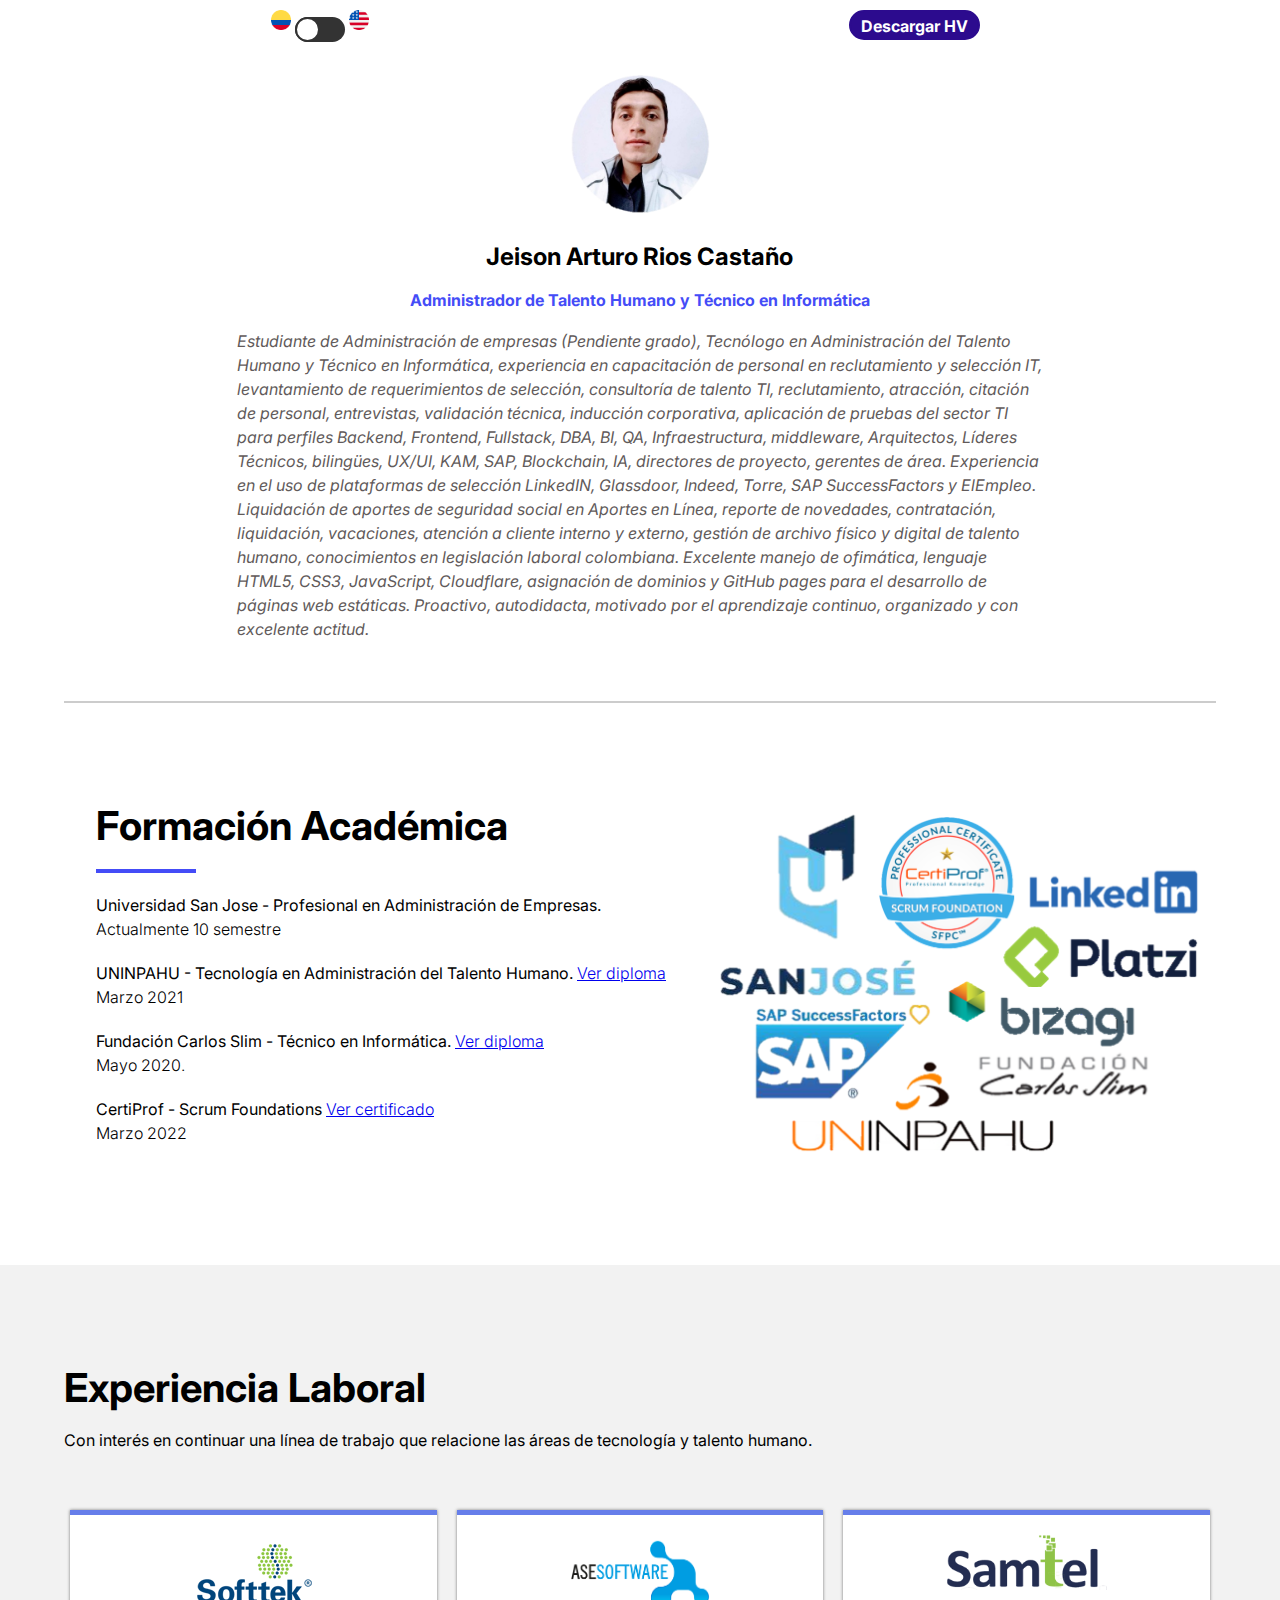
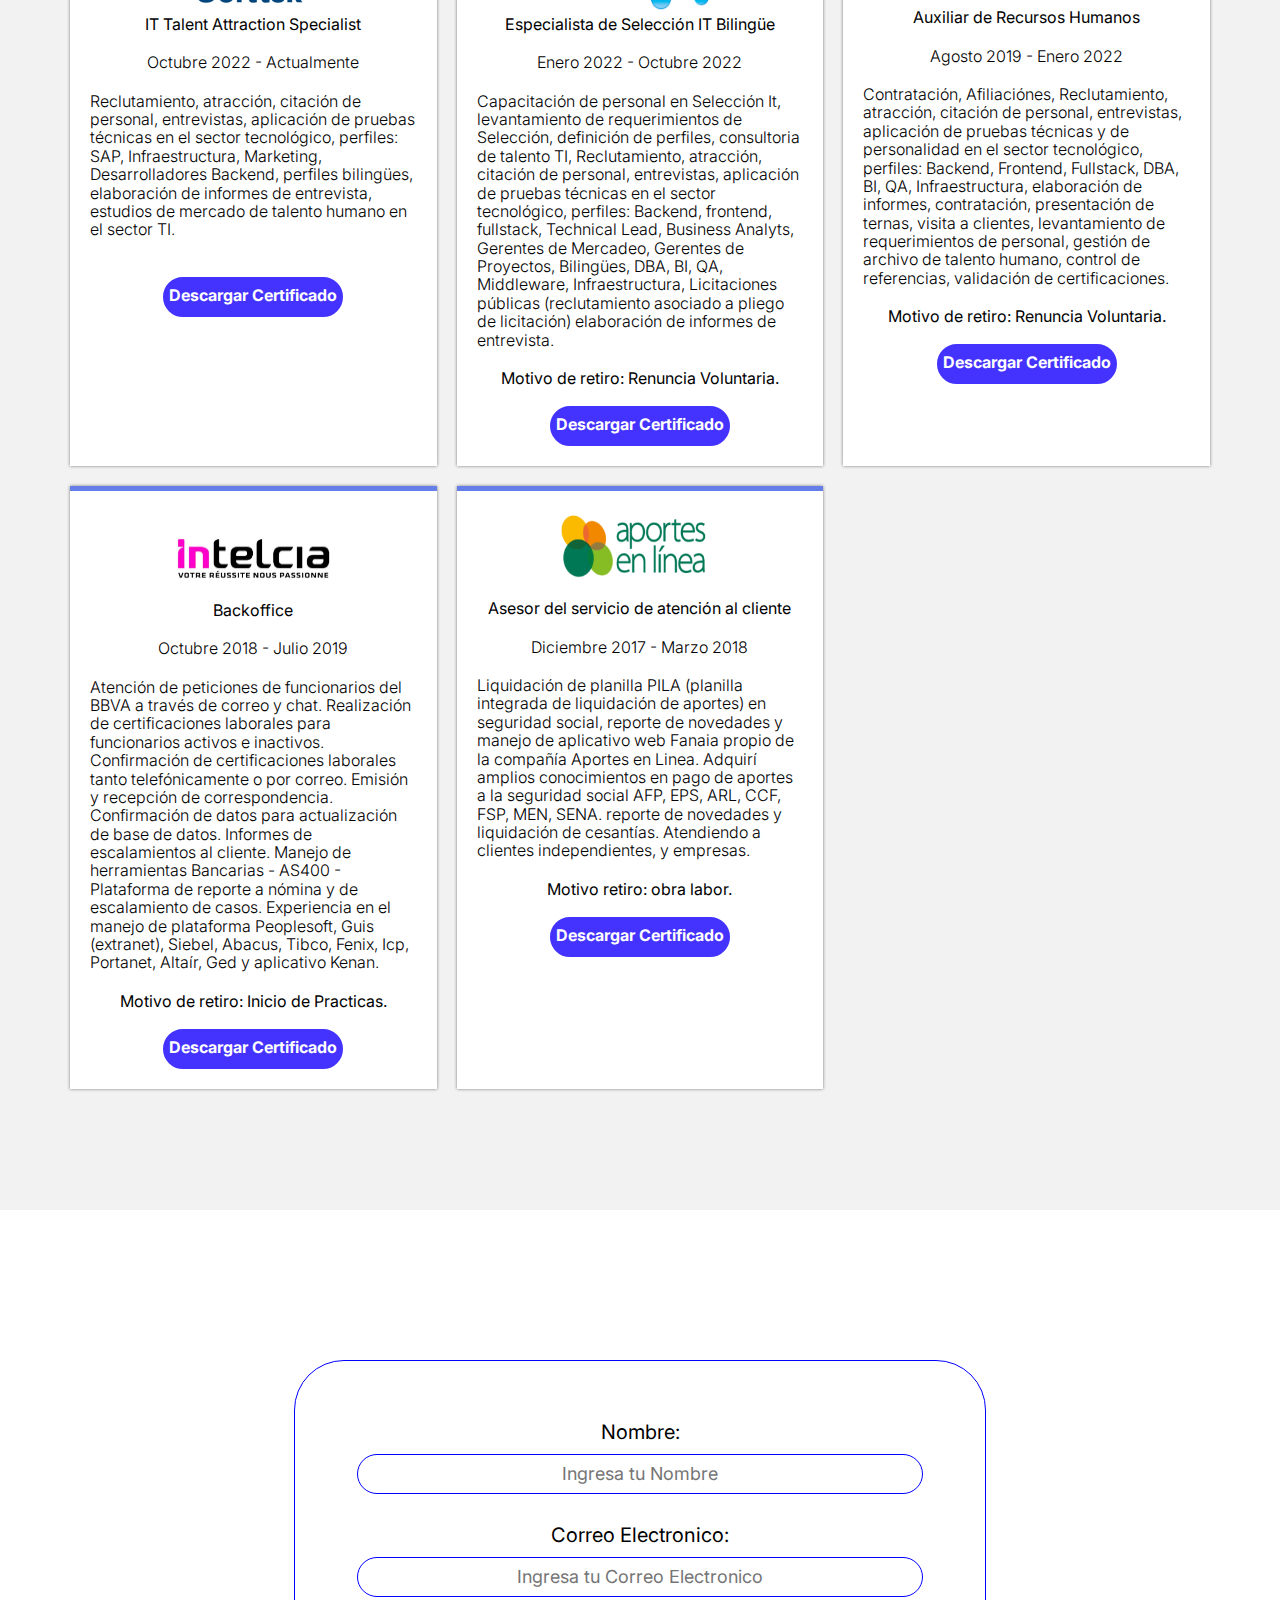
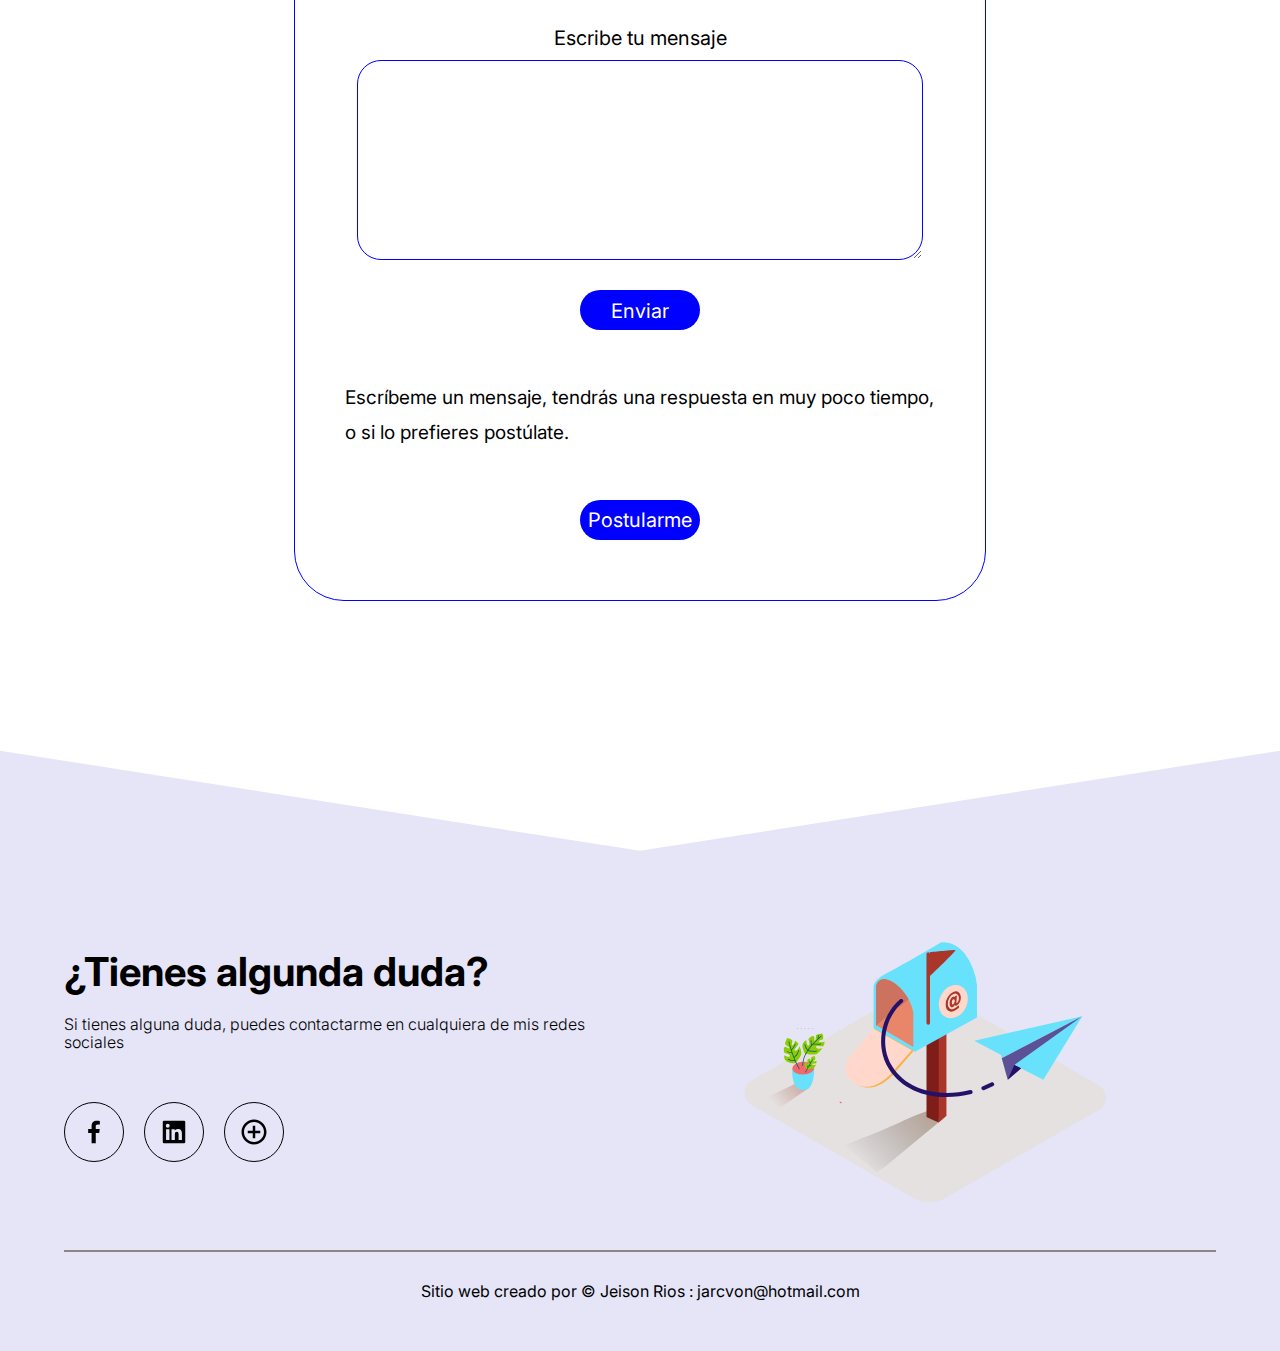
<file: index.html>
<!DOCTYPE html>
<html lang="es">

<head>
    <meta charset="UTF-8">
    <meta name="viewport" content="width=device-width, initial-scale=1.0">
    <title>HV Jeison A. Rios Castaño</title>
    <link rel="shortcut icon" href="assets/jeison.ico" type="image/x-icon">
    <link rel="stylesheet" href="css/normalize.css">
    <link rel="stylesheet" href="css/style.css">
    <script async src="https://pagead2.googlesyndication.com/pagead/js/adsbygoogle.js?client=ca-pub-3048759071704310"
     crossorigin="anonymous"></script>
</head>

<body>

    <main class="main">
        <div class="botones">
            <div class="idioma">
                <span class="es"><img src="assets/colombia.png" style="height: 20px; width: 20px;"></span>
                <input type="checkbox" class="check" name="" id="">
                <span class="es"><img src="assets/estados-unidos.png" style="height: 20px; width: 20px;"></span>
            </div>
            <div class="descargar">
                <a href="assets/CVESP.pdf" target="blank">Descargar HV</a>
            </div>
        </div>
        <section class="instructor container">
            <div class="instructor__container">
                <img src="assets/jeison.png" class="instructor__img">
                <h2 class="instructor__name">Jeison Arturo Rios Castaño</h2>
                <p class="instructor__tag">Administrador de Talento Humano y Técnico en Informática</p>
                <p class="instructor__paragraph">Estudiante de Administración de empresas (Pendiente grado),
                    Tecnólogo en Administración del Talento Humano y Técnico en Informática, experiencia en capacitación
                    de personal en reclutamiento y selección IT, levantamiento de requerimientos de selección,
                    consultoría de talento TI, reclutamiento, atracción, citación de personal, entrevistas, validación
                    técnica, inducción corporativa, aplicación de pruebas del sector TI para perfiles Backend, Frontend,
                    Fullstack, DBA, BI, QA, Infraestructura, middleware, Arquitectos, Líderes Técnicos, bilingües,
                    UX/UI, KAM, SAP, Blockchain, IA, directores de proyecto, gerentes de área. Experiencia en el uso de
                    plataformas de selección LinkedIN, Glassdoor, Indeed, Torre, SAP SuccessFactors y ElEmpleo.
                    Liquidación de aportes de seguridad social en Aportes en Línea, reporte de novedades, contratación,
                    liquidación, vacaciones, atención a cliente interno y externo, gestión de archivo físico y digital
                    de talento humano, conocimientos en legislación laboral colombiana. Excelente manejo de ofimática,
                    lenguaje HTML5, CSS3, JavaScript, Cloudflare, asignación de dominios y GitHub pages para el
                    desarrollo de páginas web estáticas. Proactivo, autodidacta, motivado por el aprendizaje continuo,
                    organizado y con excelente actitud.</p>
            </div>
        </section>
        <section class="about container">
            <div class="about__course">
                <h2 class="title title--border">Formación Académica</h2>
                <p class="about__paragraph"><b>Universidad San Jose - Profesional en Administración de
                        Empresas.</b>&nbsp<BR>Actualmente 10 semestre</p>
                <p class="about__paragraph"><b>UNINPAHU - Tecnología en Administración del Talento Humano.</b>&nbsp<a
                        href="assets/Diploma_Tecnología.pdf" target="blank">Ver diploma</a><BR>Marzo
                    2021</p>
                <p class="about__paragraph"><B>Fundación Carlos Slim - Técnico en Informática.</B>&nbsp<a
                        href="https://drive.google.com/file/d/1-V4lTBqxSqsdeIWmAte1-MI6HYDFKlFU/view?usp=sharing"
                        target="blank">Ver diploma</a><br>Mayo 2020.</p>
                <p class="about__paragraph"><b>CertiProf - Scrum Foundations</b>&nbsp<a
                        href="https://drive.google.com/file/d/10qiAkKXtbs89FGL5cAu-DgsP1b0b7YTJ/view?usp=sharing"
                        target="blank">Ver certificado</a><BR>Marzo
                    2022</p>
            </div>
            <figure class="about__picture">
                <img src="assets/instituciones.png" class="about__img">
            </figure>
        </section>
        <section class="card">
            <div class="container">
                <h2 class="title">Experiencia Laboral</h2>
                <p class="card__copy">Con interés en continuar una línea de trabajo que relacione las áreas de
                    tecnología y talento humano.</p>
                <div class="card__container">
                    <div class="card__item">
                        <img src="assets/ael.png" class="empresaael" alt="">
                        <br>
                        <p class="card__paragraph"><b>Asesor del servicio de atención al cliente</b></p>
                        <p class="card__paragraph">Diciembre 2017 - Marzo 2018</p>
                        <p class="card__paragraph">Liquidación de planilla PILA (planilla integrada de liquidación de
                            aportes) en seguridad social, reporte de novedades y manejo de aplicativo web Fanaia propio
                            de la compañía Aportes en Linea. Adquirí amplios conocimientos en pago de aportes a la
                            seguridad social AFP, EPS, ARL, CCF, FSP, MEN, SENA. reporte de novedades y liquidación de
                            cesantías. Atendiendo a clientes independientes, y empresas.
                        </p>
                        <p>Motivo retiro: obra labor.</p>
                        <br>
                        <a href="assets/7. Certificado Laboral NEXA BPO.pdf"
                            class="css-button-fully-rounded--sky" target="blank">Descargar Certificado</a>
                    </div>
                    <div class="card__item">
                        <img src="assets/intelcia.jpg" class="empresaintelcia" alt="">
                        <p class="card__paragraph"><b>Backoffice</b></p>
                        <p class="card__paragraph">Octubre 2018 - Julio 2019</p>
                        <p class="card__paragraph">Atención de peticiones de funcionarios del BBVA a través de correo y
                            chat. Realización de certificaciones laborales para funcionarios activos e inactivos.
                            Confirmación de certificaciones laborales tanto telefónicamente o por correo. Emisión y
                            recepción de correspondencia. Confirmación de datos para actualización de base de datos.
                            Informes de escalamientos al cliente. Manejo de herramientas Bancarias - AS400 - Plataforma
                            de reporte a nómina y de escalamiento de casos. Experiencia en el manejo de plataforma
                            Peoplesoft, Guis (extranet), Siebel, Abacus, Tibco, Fenix, Icp, Portanet, Altaír, Ged y
                            aplicativo Kenan.</p>
                        <p>Motivo de retiro: Inicio de Practicas.</p>
                        <br>
                        <a href="assets/6. Certificado Laboral Retiro Funciones Unisono-Intelcia 11032022.pdf"
                            class="css-button-fully-rounded--sky" target="blank">Descargar Certificado</a>
                    </div>
                    <div class="card__item">
                        <img src="assets/Samtel.png" class="empresasamtel" alt="">
                        <br>
                        <p class="card__paragraph"><b>Auxiliar de Recursos Humanos</b></p>
                        <p class="card__paragraph">Agosto 2019 - Enero 2022</p>
                        <p class="card__paragraph">Contratación, Afiliaciónes, Reclutamiento, atracción, citación de
                            personal, entrevistas, aplicación de
                            pruebas técnicas y de personalidad en el sector tecnológico, perfiles:
                            Backend, Frontend, Fullstack, DBA, BI, QA, Infraestructura, elaboración de
                            informes, contratación, presentación de ternas, visita a clientes,
                            levantamiento de requerimientos de personal, gestión de archivo de talento humano, control
                            de referencias,
                            validación de certificaciones.</p>
                        <p>Motivo de retiro: Renuncia Voluntaria.</p>
                        <br>
                        <a href="assets/5. Certificado Laboral Samtel.pdf" class="css-button-fully-rounded--sky"
                            target="blank">Descargar Certificado</a>
                    </div>
                    <div class="card__item">
                        <img src="assets/Asesoftware-1.png" class="empresa" alt="">
                        <p class="card__paragraph"><b>Especialista de Selección IT Bilingüe</b></p>
                        <p class="card__paragraph">Enero 2022 - Octubre 2022</p>
                        <p class="card__paragraph">Capacitación de personal en Selección It, levantamiento de
                            requerimientos de Selección, definición de perfiles, consultoria de talento TI,
                            Reclutamiento, atracción, citación de personal, entrevistas, aplicación de pruebas técnicas
                            en el sector tecnológico, perfiles: Backend, frontend, fullstack, Technical Lead, Business
                            Analyts, Gerentes de Mercadeo, Gerentes de Proyectos, Bilingües, DBA, BI, QA, Middleware,
                            Infraestructura, Licitaciones públicas (reclutamiento asociado a pliego de licitación)
                            elaboración de informes de entrevista.</p>
                        <p>Motivo de retiro: Renuncia Voluntaria.</p>
                        <br>
                        <a href="assets/Certificado Laboral Asesoftware.pdf" class="css-button-fully-rounded--sky"
                            target="blank">Descargar Certificado</a>
                    </div>
                    <div class="card__item">
                        <img src="assets/softtek_logo.png" alt="">
                        <p class="card__paragraph"><b>IT Talent Attraction Specialist</b></p>
                        <p class="card__paragraph">Octubre 2022 - Actualmente</p>
                        <p class="card__paragraph">Reclutamiento, atracción, citación de personal, entrevistas,
                            aplicación de pruebas técnicas en el sector tecnológico, perfiles: SAP, Infraestructura,
                            Marketing, Desarrolladores Backend, perfiles bilingües, elaboración de informes de
                            entrevista, estudios de mercado de talento humano en el sector TI.</p>
                        <br>
                        <a href="assets/Certificado Laboral Softtek.pdf" class="css-button-fully-rounded--sky"
                            target="blank">Descargar Certificado</a>
                    </div>
                </div>
            </div>
        </section>
        <section class="course container">
            <div class="formulario-content">
                <form id="formulario" action="https://formspree.io/f/mgerqzow" method="POST">
                    <label for="user">Nombre:</label>
                    <input type="text" id="user" name="user" placeholder="Ingresa tu Nombre">
                    <label for="email">Correo Electronico:</label>
                    <input type="email" id="email" name="_replyto" placeholder="Ingresa tu Correo Electronico">
                    <label for="message">Escribe tu mensaje</label>
                    <textarea name="menssage" id="message"></textarea>
                    <div class="send"><button>Enviar</button></div>
                    <div class="mensaje-form">
                        <p>Escríbeme un mensaje, tendrás una respuesta en muy poco tiempo, o si lo prefieres postúlate.
                        </p>
                    </div>
                    <div class="post">
                        <a href="Formularios/candidatura.html" class="post-boton" target="blank">Postularme</a>
                    </div>
                </form>
            </div>
        </section>
    </main>

    <footer class="footer">
        <div class="footer__container container">

            <div class="footer__contact">
                <div class="footer__texts">
                    <h2 class="title">¿Tienes algunda duda?</h2>
                    <p class="footer__copy">Si tienes alguna duda, puedes contactarme en cualquiera de mis redes
                        sociales
                    </p>

                    <div class="footer__social">
                        <a href="https://www.facebook.com/profile.php?id=100004243306010" class="footer__link"
                            target="blank">
                            <img src="assets/bxl-facebook.svg" class="footer__icon">
                        </a>
                        <a href="https://www.linkedin.com/in/jeisonrios/"
                            class="footer__link" target="blank">
                            <img src="assets/bxl-linkedin.svg" class="footer__icon">
                        </a>
                        <a href="Formularios/candidatura.html" class="footer__link" target="blank">
                            <img src="assets/bx-plus-circle.svg" class="footer__icon">
                        </a>
                    </div>
                </div>

                <figure class="footer__picture">
                    <img src="assets/message-ilustration.svg" class="footer__img">
                </figure>
            </div>

            <p class="footer__copyright">
                Sitio web creado por &copy; Jeison Rios : </p>
        </div>
    </footer>
    <script src="js/idioma.js"></script>
</body>

</html>
</file>
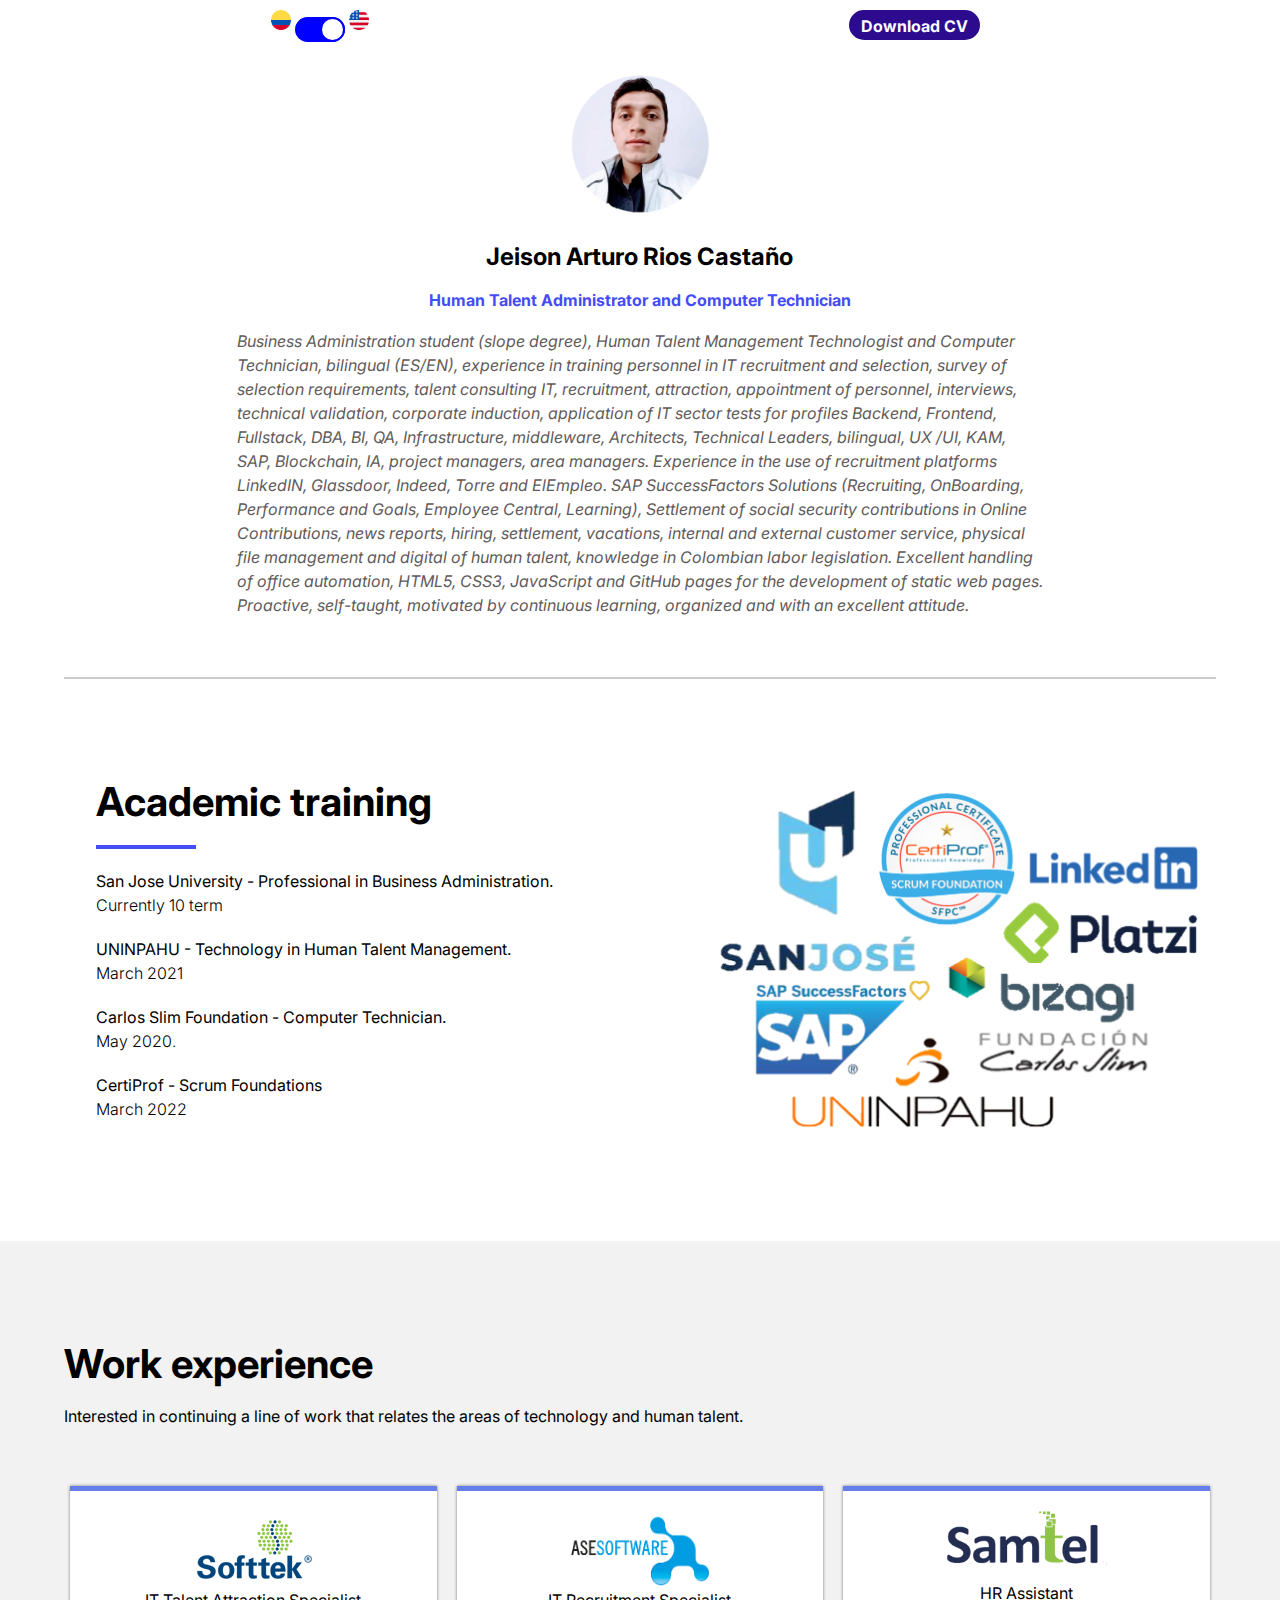
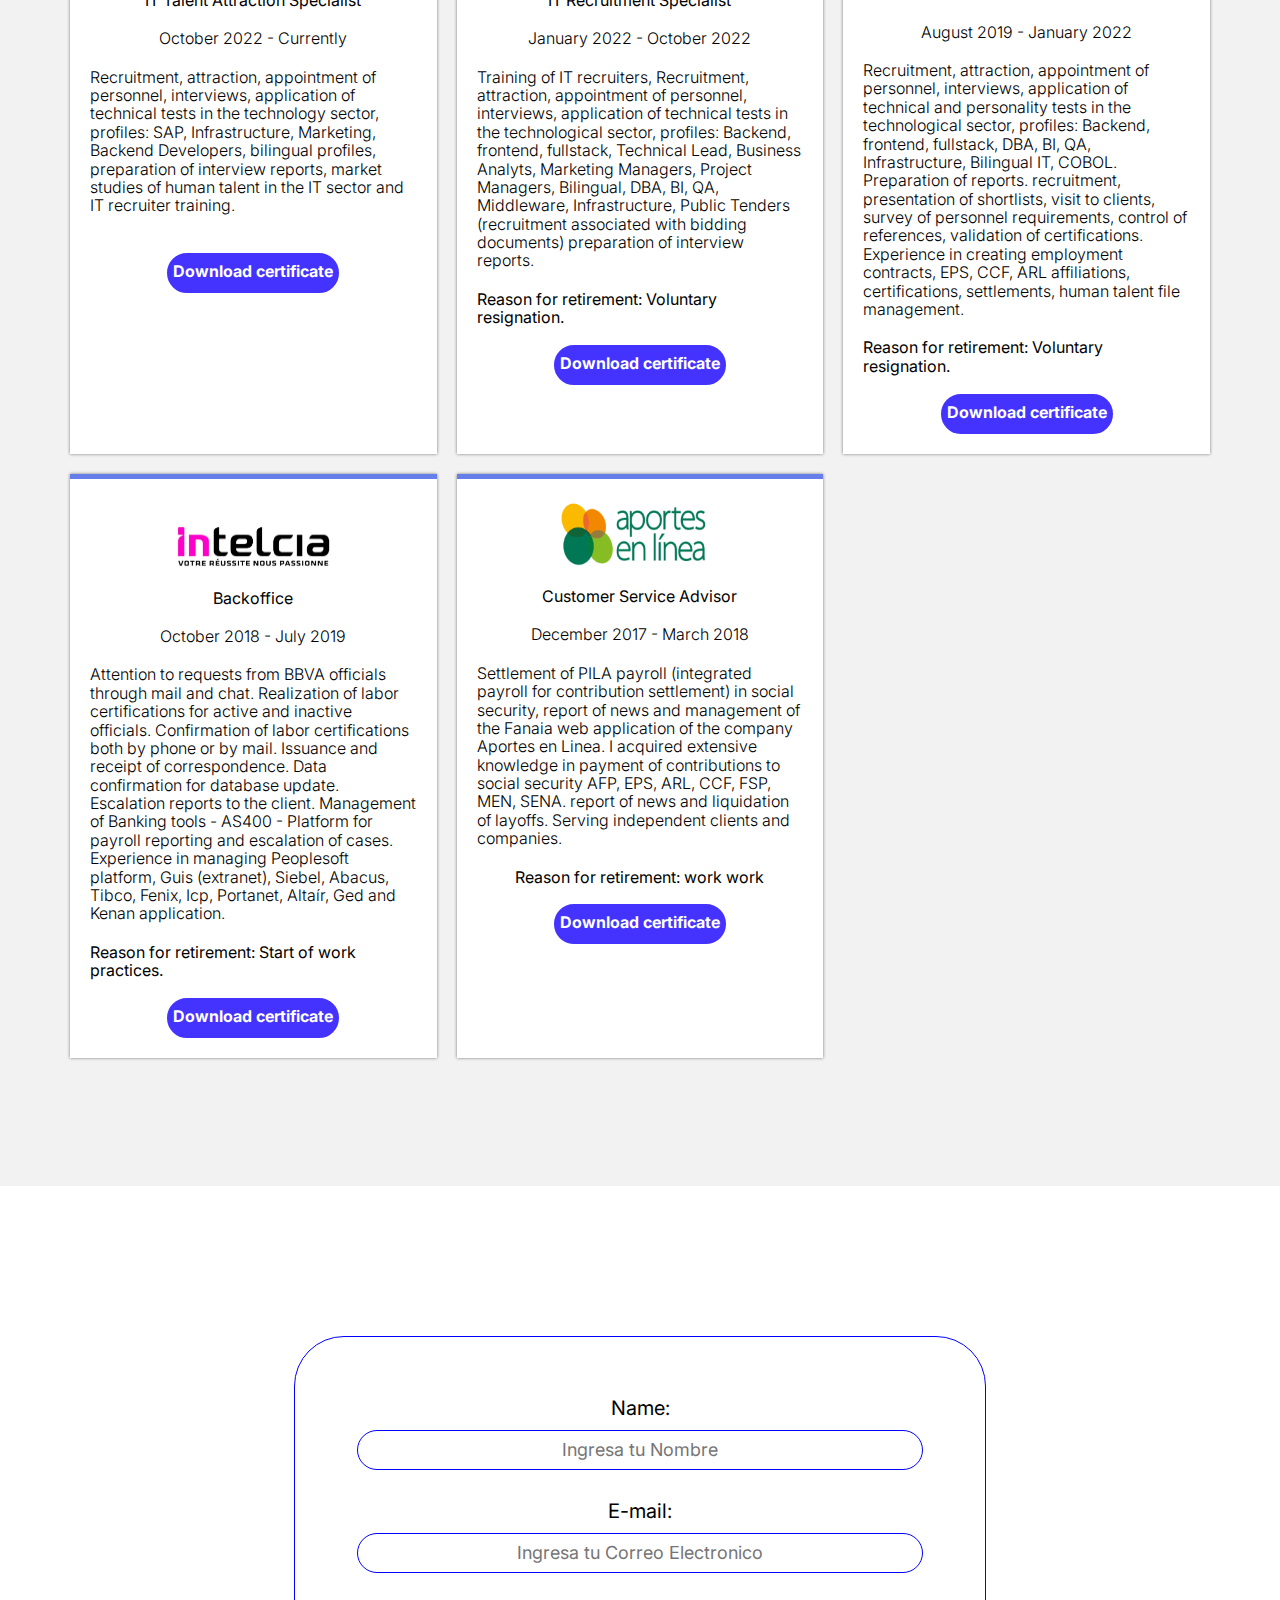
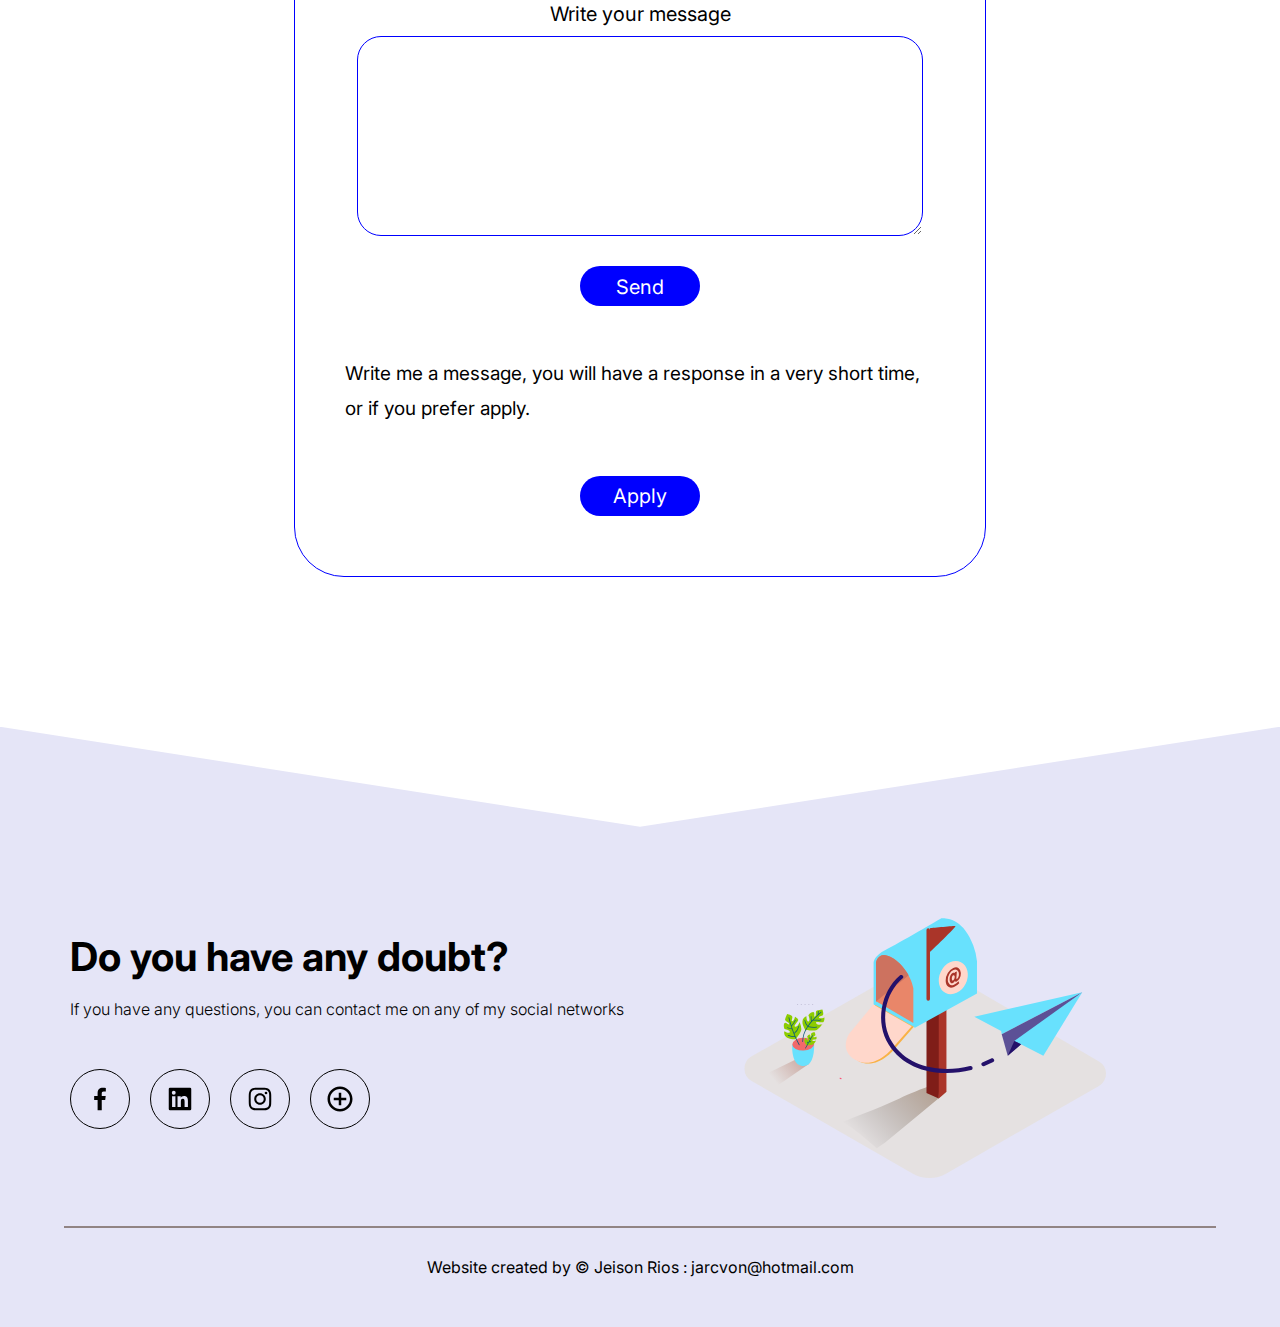
<file: english/english.html>
<!DOCTYPE html>
<html lang="en">

<head>
    <meta charset="UTF-8">
    <meta name="viewport" content="width=device-width, initial-scale=1.0">
    <title>HV Jeison A. Rios Castaño</title>
    <link rel="shortcut icon" href="../assets/jeison.ico" type="image/x-icon">
    <link rel="stylesheet" href="../css/normalize.css">
    <link rel="stylesheet" href="../css/style.css">
    <script async src="https://pagead2.googlesyndication.com/pagead/js/adsbygoogle.js?client=ca-pub-3048759071704310"
     crossorigin="anonymous"></script>
</head>

<body>

    <main class="main">
        <div class="botones">
            <div class="idioma">
                <span class="es"><img src="../assets/colombia.png" style="height: 20px; width: 20px;"></span>
                <input type="checkbox" class="check" name="" id="" checked>
                <span class="es"><img src="../assets/estados-unidos.png" style="height: 20px; width: 20px;"></span>
            </div>
            <div class="descargar">
                <a href="../assets/CVENG.pdf" target="blank">Download CV</a>
            </div>
        </div>
        <section class="instructor container">
            <div class="instructor__container">
                <img src="../assets/jeison.png" class="instructor__img">
                <h2 class="instructor__name">Jeison Arturo Rios Castaño</h2>
                <p class="instructor__tag">Human Talent Administrator and Computer Technician</p>
                <p class="instructor__paragraph">Business Administration student (slope degree), Human Talent
                    Management Technologist and Computer Technician, bilingual (ES/EN), experience in training personnel
                    in IT recruitment and selection, survey of selection requirements, talent consulting IT,
                    recruitment, attraction, appointment of personnel, interviews, technical validation, corporate
                    induction, application of IT sector tests for profiles Backend, Frontend, Fullstack, DBA, BI, QA,
                    Infrastructure, middleware, Architects, Technical Leaders, bilingual, UX /UI, KAM, SAP, Blockchain,
                    IA, project managers, area managers. Experience in the use of recruitment platforms LinkedIN,
                    Glassdoor, Indeed, Torre and ElEmpleo. SAP SuccessFactors Solutions (Recruiting, OnBoarding,
                    Performance and Goals, Employee Central, Learning), Settlement of social security contributions in
                    Online Contributions, news reports, hiring, settlement, vacations, internal and external customer
                    service, physical file management and digital of human talent, knowledge in Colombian labor
                    legislation. Excellent handling of office automation, HTML5, CSS3, JavaScript and GitHub pages for
                    the development of static web pages. Proactive, self-taught, motivated by continuous learning,
                    organized and with an excellent attitude.</p>
            </div>

        </section>

        <section class="about container">

            <div class="about__course">
                <h2 class="title title--border">Academic training</h2>

                <p class="about__paragraph"><b>San Jose University - Professional in Business
                        Administration.</b>&nbsp<BR>Currently 10 term</p>

                <p class="about__paragraph"><b>UNINPAHU - Technology in Human Talent Management.</b><BR>March 2021</p>

                <p class="about__paragraph"><B>Carlos Slim Foundation - Computer Technician.</B><br>May 2020.</p>

                <p class="about__paragraph"><b>CertiProf - Scrum Foundations</b><BR>March
                    2022</p>
            </div>

            <figure class="about__picture">
                <img src="../assets/instituciones.png" class="about__img">
            </figure>

        </section>

        <section class="card">
            <div class="container">

                <h2 class="title">Work experience</h2>
                <p class="card__copy">Interested in continuing a line of work that relates the areas of technology and
                    human talent.</p>

                <div class="card__container">
                    <div class="card__item">
                        <img src="../assets/ael.png" class="empresaael" alt="">
                        <br>
                        <p class="card__paragraph"><b>Customer Service Advisor</b></p>
                        <p class="card__paragraph">December 2017 - March 2018</p>
                        <p class="card__paragraph">Settlement of PILA payroll (integrated payroll for contribution
                            settlement) in social security, report of news and management of the Fanaia web application
                            of the company Aportes en Linea. I acquired extensive knowledge in payment of contributions
                            to social security AFP, EPS, ARL, CCF, FSP, MEN, SENA. report of news and liquidation of
                            layoffs. Serving independent clients and companies.
                        </p>
                        <p>Reason for retirement: work work</p>
                        <br>
                        <a href="assets/7. Certificado Laboral NEXA BPO.pdf"
                            class="css-button-fully-rounded--sky" target="blank">Download certificate</a>
                    </div>
                    <div class="card__item">
                        <img src="../assets/intelcia.jpg" class="empresaintelcia" alt="">
                        <p class="card__paragraph"><b>Backoffice</b></p>
                        <p class="card__paragraph">October 2018 - July 2019</p>
                        <p class="card__paragraph">Attention to requests from BBVA officials through mail and chat.
                            Realization of labor certifications for active and inactive officials. Confirmation of labor
                            certifications both by phone or by mail. Issuance and receipt of correspondence. Data
                            confirmation for database update. Escalation reports to the client. Management of Banking
                            tools - AS400 - Platform for payroll reporting and escalation of cases. Experience in
                            managing Peoplesoft platform, Guis (extranet), Siebel, Abacus, Tibco, Fenix, Icp, Portanet,
                            Altaír, Ged and Kenan application.</p>
                        <p>Reason for retirement: Start of work practices.</p>
                        <br>
                        <a href="assets/6. Certificado Laboral Retiro Funciones Unisono-Intelcia 11032022.pdf"
                            class="css-button-fully-rounded--sky" target="blank">Download certificate</a>
                    </div>
                    <div class="card__item">
                        <img src="../assets/Samtel.png" class="empresasamtel" alt="">
                        <br>
                        <p class="card__paragraph"><b>HR Assistant</b></p>
                        <p class="card__paragraph">August 2019 - January 2022</p>
                        <p class="card__paragraph">Recruitment, attraction, appointment of personnel, interviews,
                            application of technical and personality tests in the technological sector, profiles:
                            Backend, frontend, fullstack, DBA, BI, QA, Infrastructure, Bilingual IT, COBOL. Preparation
                            of reports. recruitment, presentation of shortlists, visit to clients, survey of personnel
                            requirements, control of references, validation of certifications. Experience in creating
                            employment contracts, EPS, CCF, ARL affiliations, certifications, settlements, human talent
                            file management.</p>
                        <p>Reason for retirement: Voluntary resignation.</p>
                        <br>
                        <a href="assets/5. Certificado Laboral Samtel.pdf" class="css-button-fully-rounded--sky"
                            target="blank">Download certificate</a>
                    </div>
                    <div class="card__item">
                        <img src="../assets/Asesoftware-1.png" class="empresa" alt="">
                        <p class="card__paragraph"><b>IT Recruitment Specialist</b></p>
                        <p class="card__paragraph">January 2022 - October 2022</p>
                        <p class="card__paragraph">Training of IT recruiters, Recruitment, attraction, appointment of
                            personnel, interviews, application of technical tests in the technological sector, profiles:
                            Backend, frontend, fullstack, Technical Lead, Business Analyts, Marketing Managers, Project
                            Managers, Bilingual, DBA, BI, QA, Middleware, Infrastructure, Public Tenders (recruitment
                            associated with bidding documents) preparation of interview reports.</p>
                        <p>Reason for retirement: Voluntary resignation.</p>
                        <br>
                        <a href="assets/Certificado Laboral Asesoftware.pdf" class="css-button-fully-rounded--sky"
                            target="blank">Download certificate</a>
                    </div>
                    <div class="card__item">
                        <img src="../assets/softtek_logo.png" alt="">
                        <p class="card__paragraph"><b>IT Talent Attraction Specialist</b></p>
                        <p class="card__paragraph">October 2022 - Currently</p>
                        <p class="card__paragraph">Recruitment, attraction, appointment of personnel, interviews,
                            application of technical tests in the technology sector, profiles: SAP, Infrastructure,
                            Marketing, Backend Developers, bilingual profiles, preparation of interview reports, market
                            studies of human talent in the IT sector and IT recruiter training.</p>
                        <br>
                        <a href="assets/Certificado Laboral Softtek.pdf" class="css-button-fully-rounded--sky"
                            target="blank">Download certificate</a>
                    </div>
                </div>
            </div>
        </section>

        <section class="course container">
            <div class="formulario-content">
                <form id="formulario" action="https://formspree.io/f/mgerqzow" method="POST">
                    <label for="user">Name:</label>
                    <input type="text" id="user" name="user" placeholder="Ingresa tu Nombre">
                    <label for="email">E-mail:</label>
                    <input type="email" id="email" name="_replyto" placeholder="Ingresa tu Correo Electronico">
                    <label for="message">Write your message</label>
                    <textarea name="menssage" id="message"></textarea>
                    <div class="send"><button>Send</button></div>
                    <div class="mensaje-form">
                        <p>Write me a message, you will have a response in a very short time, or if you prefer apply.
                        </p>
                    </div>
                    <div class="post">
                        <a href="Formularios/candidatura.html" class="post-boton" target="blank">Apply</a>
                    </div>
                </form>
            </div>
        </section>
    </main>

    <footer class="footer">
        <div class="footer__container container">

            <div class="footer__contact">
                <div class="footer__texts">
                    <h2 class="title">Do you have any doubt?</h2>
                    <p class="footer__copy">If you have any questions, you can contact me on any of my social networks
                    </p>

                    <div class="footer__social">
                        <a href="https://www.facebook.com/profile.php?id=100004243306010" class="footer__link"
                            target="blank">
                            <img src="../assets/bxl-facebook.svg" class="footer__icon">
                        </a>
                        <a href="https://www.linkedin.com/in/jeisonrios/"
                            class="footer__link" target="blank">
                            <img src="../assets/bxl-linkedin.svg" class="footer__icon">
                        </a>
                        <a href="https://www.instagram.com/j.rios.c/?hl=es" class="footer__link" target="blank">
                            <img src="../assets/bxl-instagram.svg" class="footer__icon">
                        </a>
                        <a href="Formularios/candidatura.html" class="footer__link" target="blank">
                            <img src="../assets/bx-plus-circle.svg" class="footer__icon">
                        </a>
                    </div>
                </div>

                <figure class="footer__picture">
                    <img src="../assets/message-ilustration.svg" class="footer__img">
                </figure>
            </div>

            <p class="footer__copyright">
                Website created by &copy; Jeison Rios : </p>
        </div>
    </footer>
    <script src="../js/idioma.js"></script>
</body>

</html>
</file>
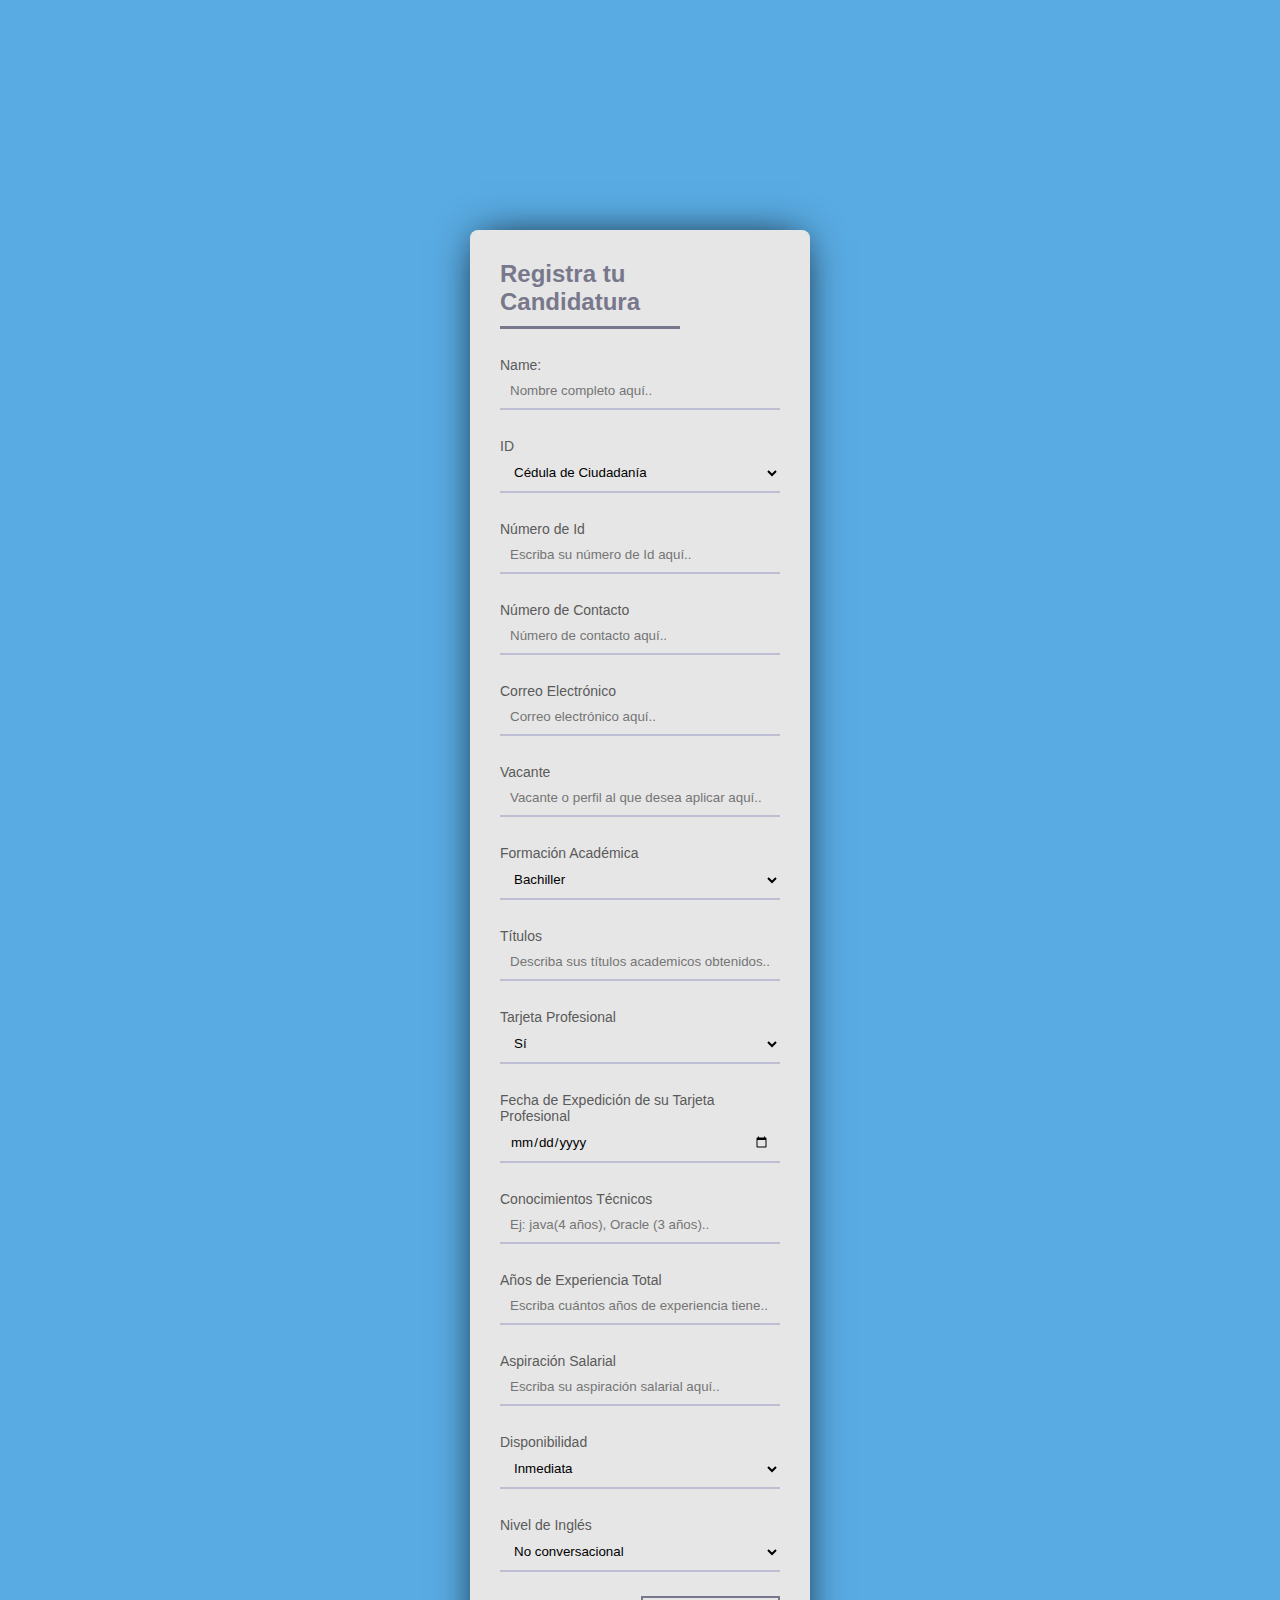
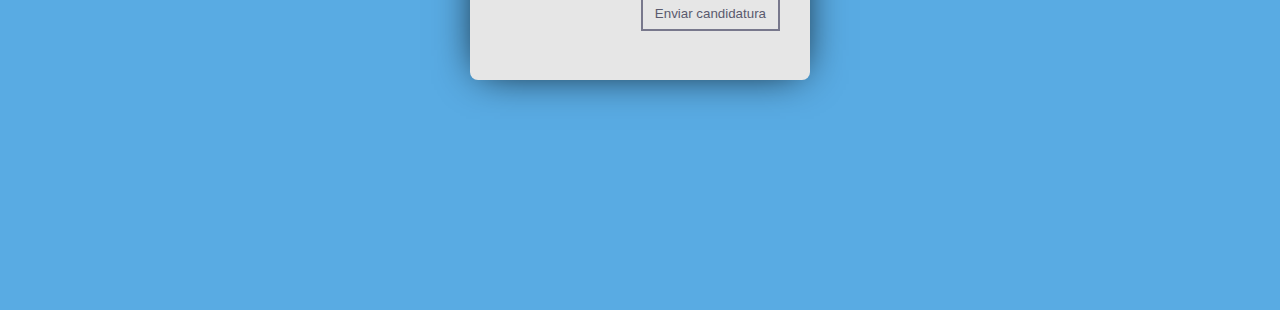
<file: Formularios/candidatura.html>
<!DOCTYPE html>
<html lang="es">

<head>
    <meta charset="UTF-8">
    <meta http-equiv="X-UA-Compatible" content="IE=edge">
    <meta name="viewport" content="width=device-width, initial-scale=1.0">
    <link rel="stylesheet" href="../css/form.css">
    <link rel="shortcut icon" href="../assets/jeison.ico" type="image/x-icon">
    <title>Candidatura</title>
    <script async src="https://pagead2.googlesyndication.com/pagead/js/adsbygoogle.js?client=ca-pub-3048759071704310"
     crossorigin="anonymous"></script>
</head>

<body>
    <form
        action="https://docs.google.com/forms/u/0/d/e/1FAIpQLSdQ1-WZfhNYuT8IR8qlTPb5W6-uBBYoGL0Gg9v63_ul2LGzkA/formResponse"
        class="form">
        <h2>Registra tu Candidatura</h2>
        <p type="Name:" name="entry.2024849291"><input name="entry.2024849291" required placeholder="Nombre completo aquí.."></input></p>
        <p type="ID"><select name="entry.1383256642" class="selector">
                <option>Cédula de Ciudadanía</option>
                <option>Cédula de Extranjería</option>
                <option>Pasaporte</option>
                <option>PEP</option>
                <option>Tarjeta de Identidad</option>
            </select></p>
        <p type="Número de Id"><input name="entry.1647036993" required placeholder="Escriba su número de Id aquí.."></input></p>
        <p type="Número de Contacto"><input name="entry.1354036356" required placeholder="Número de contacto aquí.."></input></p>
        <p type="Correo Electrónico"><input name="entry.437352269" required placeholder="Correo electrónico aquí.."></input></p>
        <p type="Vacante"><input name="entry.1249883423" required placeholder="Vacante o perfil al que desea aplicar aquí.."></input></p>
        <p type="Formación Académica"><select name="entry.2087019359" class="selector">
                <option>Bachiller</option>
                <option>Técnico</option>
                <option>Tecnólogo</option>
                <option>Profesional</option>
                <option>Especialización</option>
                <option>Maestría</option>
                <option>Doctorado</option>
            </select></p>
        <p type="Títulos"><input name="entry.1324841489" required placeholder="Describa sus títulos academicos obtenidos.."></input></p>
        <p type="Tarjeta Profesional">            
            <select name="entry.1754796539" class="selector">
                <option>Sí</option>
                <option>No</option>
            </select></p>
        <p type="Fecha de Expedición de su Tarjeta Profesional"><input name="entry.435221353" type="date"></input></p>
        <p type="Conocimientos Técnicos"><input name="entry.1795837094" required placeholder="Ej: java(4 años), Oracle (3 años)..  "></input></p>
        <p type="Años de Experiencia Total"><input name="entry.1083876646" required placeholder="Escriba cuántos años de experiencia tiene.."></input></p>
        <p type="Aspiración Salarial"><input name="entry.244634635" required placeholder="Escriba su aspiración salarial aquí.."></input></p>
        <p type="Disponibilidad"><select name="entry.316274996" class="selector">
            <option>Inmediata</option>
            <option>1 semana</option>
            <option>2 semanas</option>
            <option>1 mes</option>
        </select></p>
        <p type="Nivel de Inglés"><select name="entry.65676421" class="selector">
            <option>No conversacional</option>
            <option>Conversacional</option>
        </select></p>
        <button target="blank">Enviar candidatura</button>
    </form>

    </form>
</body>

</html>
</file>
<file: css/style.css>
@import url('https://fonts.googleapis.com/css2?family=Inter:wght@300;400;700&display=swap');

:root{
    --color-primary: #444CF7;
    --color-title: #000;
    --align-title: left;
    --padding-container: 100px 0;
    --width-container: 90%;
    --max-width-container: 1200px;
    --color-btn: #444CF7;
    --text-btn: #fff;
    --padding-btn: 20px 35px;
    --height-shape:18em;
}


body{
    font-family: 'Inter', sans-serif;
    background-color: #E5E5F7;
    opacity: 1;
    background-image:  radial-gradient(#444CF7 0.7000000000000001px, transparent 0.7000000000000001px), radial-gradient(#444CF7 0.7000000000000001px, #E5E5F7 0.7000000000000001px);
    background-size: 28px 28px;
    background-position: 0 0,14px 14px;
}

.container{
    width: 90%;
    max-width: var(--max-width-container);
    padding: var(--padding-container);
    margin: 0 auto;
    overflow: hidden;
}

.hero{
    height: 100vh;
    min-height: 500px;
    position: relative;
    --padding-container: 0;
}

.hero::after{
    content: "";
    display: block;
    position: absolute;
    height: var(--height-shape);
    width: 100%;
    bottom: 0;
    left: 0;
    background: #fff;
    z-index: -1;
    clip-path: polygon(0 100%, 100% 100%, 100% 0);

}

.hero__container{
    display: grid;
    height: 100%;
    grid-template-columns: 3fr 2fr;
    place-items: center;
    gap: 20px;
}

.hero__title{
    font-size: 4rem;
}

.hero__copy{
    font-size: 1.2rem;
    margin: 25px 0;
}

.hero__cta{
    display: inline-block;
    background: var(--color-btn);
    color: #fff;
    padding: var(--padding-btn);
    text-align: center;
    text-decoration: none;
}

.hero__img{
    width: 95%;
}

/* Main */

.main{
    background: #fff;
}

.title{
    font-size: 2.5rem;
    text-align: var(--align-title);
    color: var(--color-title);
}

.title--border::after{
    content: "";
    display: block;
    width: 100px;
    margin-top: 20px;
    height: 4px;
    background-color: var(--color-primary);
}


.cta{
    min-width: 130px;
    height: 40px;
    color: #fff;
    padding: 10px 10px;
    font-weight: bold;
    cursor: pointer;
    transition: all 0.3s ease;
    position: relative;
    display: inline-block;
    outline: none;
    overflow: hidden;
    border-radius: 5px;
    border: none;
    background-color: #3a86ff;
    text-decoration: none;
}
    .cta:hover {
        border-radius: 5px;
        padding-right: 24px;
        padding-left:8px;
    }
    .cta:hover:after {
        opacity: 1;
        right: 10px;
    }
    .cta:after {
        content: "\00BB";
        position: absolute;
        opacity: 0;
        font-size: 20px;
        line-height: 40px;
        top: 0;
        right: -20px;
        transition: 0.4s;
    }


/*botones*/

.botones{
    display: grid;
    grid-template-columns: repeat(2, 1fr);
}

/*idioma*/

.idioma{
    text-align: center;
    align-items: center;
    padding: 10px 0 0 0;
}



.check{
    position: relative;
    width: 50px;
}

.check:before{
    content: '';
    position: absolute;
    width: 50px;
    height: 25px;
    background: #333;
    border-radius: 25px;
}

.check:after{
    content: '';
    position: absolute;
    width: 25px;
    height: 25px;
    background: #fff;
    border-radius: 25px;
    transition: 0.25s;
    border: 2px solid #333;
    box-sizing: border-box;
}

.check:checked:after{
    left: 25px;
    border: 2px solid blue;
}

.check:checked:before{
    background: blue;
}



/*descargar*/
.descargar{
    padding: 10px 300px 0 0;
    text-align: right;
}

.descargar a{
    min-width: 30px;
    height: 30px;
    color: #fff;
    padding: 5px 10px;
    font-weight: bold;
    cursor: pointer;
    transition: all 0.3s ease;
    position: relative;
    display: inline-block;
    outline: none;
    border-radius: 20px;
    border: 2px solid #2c0b8e;
    background: #2c0b8e;
    text-decoration: none;
}      
.descargar:hover a{
        background: #fff;
        color: #2c0b8e
}

.css-button-fully-rounded--blue {
    min-width: 130px;
    height: 40px;
    color: #fff;
    padding: 5px 10px;
    font-weight: bold;
    cursor: pointer;
    transition: all 0.3s ease;
    position: relative;
    display: inline-block;
    outline: none;
    border-radius: 20px;
    border: 2px solid #2c0b8e;
    background: #2c0b8e;
  }
  .css-button-fully-rounded--blue:hover {
    background: #fff;
    color: #2c0b8e
  }

/* Instructor */

.instructor{
    text-align: center;
    border-bottom: 2px solid #ccc;
    --padding-container: 30px 0 60px;
}

.instructor__container{
    width: 70%;
    margin: 0 auto;
}

.instructor__name{
    margin: 20px 0;
}

.instructor__tag{
    font-weight: 700;
    color: var(--color-primary);
    margin-bottom: 20px;
}

.instructor__paragraph{
    text-align: left;
    line-height: 1.5;
    font-style: italic;
    color: #615a5a;
}

.instructor__img{
    width: 150px;
    height: 150px;
    border-radius: 50%;
    object-fit: cover;
    object-position: top;
}

/* about */

.about{
    display: grid;
    grid-template-columns: 5fr 4fr;
    place-items: center;
}

.about__course{
    width: 90%;
}

.about__paragraph{
    margin: 20px 0;
    line-height: 1.5;
    font-weight: 300;
}

.about__picture{
    text-align: center;
}

.about__img{
    width: 95%;
}

/* Card */

.card{
    background: #f2f2f2;
}

.card__copy{
    margin-top: 20px;
}

.card a{
    text-decoration: none;
    padding: 7px 4px 0 4px;
}

.card__container{
    width: 99%;
    height: 1200px;
    margin: 0 auto;
    margin-top: 60px;
    display: grid;
    grid-template-columns: repeat(3,1fr);
    grid-template-rows: repeat(4,1fr);
    gap: 20px;
    grid-template-areas: 
    "card1  card2   card3"
    "card4  card5   card6";
}

.card__item{
    padding: 20px;
    background: #fff;
    border-top: 5px solid #667eea;
    box-shadow: 0 0 3px rgba(0, 0, 0, .5);
    display: flex;
    flex-direction: column;
    align-items: center;
}

.card__img{
    background: var(--color-primary);
    margin-top: 20px;
    width: 80px;
    height: 80px;
    border-radius: 50%;
    display: flex;
    justify-content: center;
    align-items: center;
}

.empresa{
    width: 150px;
    height: 80px;
}

.empresasamtel{
    width: 160px;
    height: 55px;
}

.empresaintelcia{
    width: 170px;
    height: 90px;
}

.empresaael{
    width: 170px;
    height: 70px;
}
.card__title{
    margin: 20px 0;
    font-size: 1.5rem;
}

.card__paragraph{
    font-weight: 300;
    margin-bottom: 20px;
}

.card__item:nth-last-of-type(1){
    grid-area: card1;
}

.card__item:nth-last-of-type(2){
    grid-area: card2;
}

.card__item:nth-last-of-type(3){
    grid-area: card3;
}

.card__item:nth-last-of-type(4){
    grid-area: card4;
}

.css-button-fully-rounded--sky {
    min-width: 130px;
    height: 40px;
    color: #fff;
    padding: 5px 10px;
    font-weight: bold;
    cursor: pointer;
    transition: all 0.3s ease;
    position: relative;
    display: inline-block;
    outline: none;
    border-radius: 20px;
    border: 2px solid #4433ff;
    background: #4433ff;
  }
  .css-button-fully-rounded--sky:hover {
    background: #fff;
    color: #4433ff
  }

/* course */

.formulario-content{
    width: 60%;
    margin: 50px auto;
    background: #fff;
    padding:30px;
    border-radius: 50px;
    border: 1.5px solid blue;
}
.formulario-content #formulario{
    display: flex;
    justify-content: center;
    flex-direction: column;
}
.formulario-content #formulario label{
    font-size: 20px;
    text-align: center;
    color: #000;
    margin: 30px 0px 10px 0px;
}
.formulario-content #formulario input{
    width: 90%;
    height: 40px;
    margin:auto;
    border-radius: 24px;
    outline: none;
    border:1.5px solid blue;
    text-align: center;
    font-size: 18px;
    color: #000;
}
.formulario-content #formulario textarea{
    width: 90%;
    height: 200px;
    margin:auto;
    padding: 20px;
    border-radius: 24px;
    outline: none;
    border:1.5px solid blue;
    font-size: 15px;
    color: #000;
}
.formulario-content #formulario .send{
    margin: 30px;
    display: flex;
    justify-content: center;
}
.formulario-content #formulario button{
    width: 120px;
    height: 40px;
    text-align: center;
    line-height: 40px;
    font-size: 20px;
    background: blue;
    border: none;
    outline: none;
    border-radius: 20px;
    color: #fff;
    cursor: pointer;
    transition: 0.5s;
}
.formulario-content #formulario button:hover{
    background: greenyellow;
}
.formulario-content #formulario .mensaje-form{
    width: 100%;
    margin:auto;
    padding:20px;
}
.formulario-content #formulario .mensaje-form p{
    font-size:19px;
    color: #000;
    line-height: 35px;
}

.formulario-content #formulario .post{
    margin: 30px;
    display: flex;
    justify-content: center;
}

.formulario-content #formulario .post-boton{
    width: 120px;
    height: 40px;
    text-align: center;
    line-height: 40px;
    font-size: 20px;
    background: blue;
    border: none;
    outline: none;
    border-radius: 20px;
    color: #fff;
    cursor: pointer;
    transition: 0.5s;
    text-decoration: none;
}
.formulario-content #formulario .post-boton:hover{
    background: greenyellow;
}

/* Footer */

.footer{
    position: relative;
    --padding-container: 160px 0 50px ;

}


.footer::before{
    content: "";
    position: absolute;
    width: 100%;
    height: 100px;
    background: #fff;
    top: 0;
    left: 0;
    clip-path: polygon(0 0, 100% 0, 50% 100%);

}

.footer__contact{
    display: grid;
    grid-template-columns: repeat(2, 1fr);
    gap: 20px;
    place-items: center;
    margin-bottom: 30px;
}

.footer__copy{
    margin: 20px 0;
    font-weight: 300;
}

.footer__social{
    display: flex;
    padding-top: 30px;
    flex-wrap: wrap;
}

.footer__link{
    width: 60px;
    height: 60px;
    border: 1px solid #000;
    border-radius: 50%;
    margin-right: 20px;
    margin-bottom: 20px;
    display: flex;
    justify-content: center;
    align-items: center;
}

.footer__icon{
    width: 30px;
}


.footer__picture{
    margin: 0;
}

.footer__img{
    width: 100%;
}

.footer__copyright{
    padding-top: 30px;
    border-top: 2px solid #918484;
    text-align: center;
}

.footer__copyright::after{
    content: " jarcvon@hotmail.com";
}

@media screen and (max-width:768px){
    :root{
        --height-shape:14em;
    }

    /* Agregue un height auto, porque no habia espacio disponible
    para la imagen y los elementos */
    .hero{
        min-height: 100vh;
        height: auto;
    }

     /* La primera fila tendrá una fila, definida por el 
     tamaño de su contenido "max-content" */

    .hero__container{
        --padding-container: 60px 0;
        grid-template-columns: 1fr;
        grid-template-rows: max-content 1fr;
    }

     /* Quite el height y limite el width de la imagen */
    .hero__img{
        order: -1;
        max-width: 300px;
    }

    .hero__title{
        font-size: 3.8rem;
    }

    /*descargar*/
    .descargar{
        padding: 10px 100px 0 0;
        text-align: right;
    }
    /* About */

    .about{
        grid-template-columns: 1fr;
        grid-template-rows: max-content 1fr;
        gap: 80px;
    }

    .about__course{
        width: 100%;
    }

    .about__picture{
        order: -1;
    }

    .about__img{
        width: 100%;
    }

    /* Card */

    .card__container{
        height: 2300px;
        grid-template-columns: repeat(2,1fr);
        grid-template-rows: repeat(5,1fr);
        gap: 15px;
        grid-template-areas: 
        "card1  card2"
        "card3  card4"
        "card5  card6";
    }


    /* Course */

    .formulario-content{width: 85%; padding:20px;}
    .formulario-content #formulario input{width: 100%;}
    .formulario-content #formulario textarea{width: 100%;}

    .footer__contact{
        grid-template-columns: 1fr;
    }

    .footer__texts{
        order: 1;
        --align-title: center;
    }

    .footer__social{
        justify-content: space-evenly;
    }
}

@media screen and (max-width: 500px){
    :root{
        --padding-btn: 20px 0;
    }


    .hero__container{
        --padding-container: 45px 0;
    }

    .hero__texts{
        text-align: center;
    }

    .hero__title{
        font-size: 3rem;
    }

    .hero__cta{
        display: block;
        width: 90%;
        margin: 0 auto;
    }

    .title{
        font-size: 2rem;
    }

    .cta{
        display: block;
    }

    /* Instructor */

    .instructor{
        --padding-container: 60px 0;
    }

    .instructor__container{
        width: 90%;
    }


    /*descargar*/
    .descargar{
        padding: 10px 50px 0 0;
        text-align: right;
        font-size: 9px;
    }
    .descargar a {
        padding: 9px;
    }
    /* About */

    .about{
        gap: 40px;
    }

    .about__course{
        width: 100%;
    }

    /* Card */

    .card__container{
        width: 97%;
        height: 3000px;
        grid-template-columns: 1fr;
        grid-template-rows: repeat(4,1fr);
        grid-template-areas: 
        "card1"
        "card2"
        "card3"
        "card4"
        "card5"
        "card6";
    }

    /* Course */

    .formulario-content{width: 95%; padding:20px;}
    .formulario-content #formulario label{font-size: 17px;}
    .formulario-content #formulario input{width: 100%; font-size: 17px;}
    .formulario-content #formulario textarea{width: 100%;}
    .formulario-content #formulario .mensaje-form p{font-size: 17px;}
    

}
</file>
<file: css/form.css>
body {
    background: #59ABE3;
    margin: 0
}

.form {
    width: 340px;
    height: 1450px;
    background: #e6e6e6;
    border-radius: 8px;
    box-shadow: 0 0 40px -10px #000;
    margin: calc(50vh - 220px) auto;
    padding: 20px 30px;
    max-width: calc(100vw - 40px);
    box-sizing: border-box;
    font-family: 'Montserrat', sans-serif;
    position: relative
}

h2 {
    margin: 10px 0;
    padding-bottom: 10px;
    width: 180px;
    color: #78788c;
    border-bottom: 3px solid #78788c
}

input {
    width: 100%;
    padding: 10px;
    box-sizing: border-box;
    background: none;
    outline: none;
    resize: none;
    border: 0;
    font-family: 'Montserrat', sans-serif;
    transition: all .3s;
    border-bottom: 2px solid #bebed2
}

.selector {
    width: 100%;
    padding: 10px;
    box-sizing: border-box;
    background: none;
    outline: none;
    resize: none;
    border: 0;
    font-family: 'Montserrat', sans-serif;
    transition: all .3s;
    border-bottom: 2px solid #bebed2
}

input:focus {
    border-bottom: 2px solid #78788c
}

p:before {
    content: attr(type);
    display: block;
    margin: 28px 0 0;
    font-size: 14px;
    color: #5a5a5a
}

button {
    float: right;
    padding: 8px 12px;
    margin: 8px 0 0;
    font-family: 'Montserrat', sans-serif;
    border: 2px solid #78788c;
    background: 0;
    color: #5a5a6e;
    cursor: pointer;
    transition: all .3s
}

button:hover {
    background: #78788c;
    color: #fff
}

div {
    content: 'Hi';
    position: absolute;
    bottom: -15px;
    right: -20px;
    background: #50505a;
    color: #fff;
    width: 320px;
    padding: 16px 4px 16px 0;
    border-radius: 6px;
    font-size: 13px;
    box-shadow: 10px 10px 40px -14px #000
}

span {
    margin: 0 5px 0 15px
}
</file>
